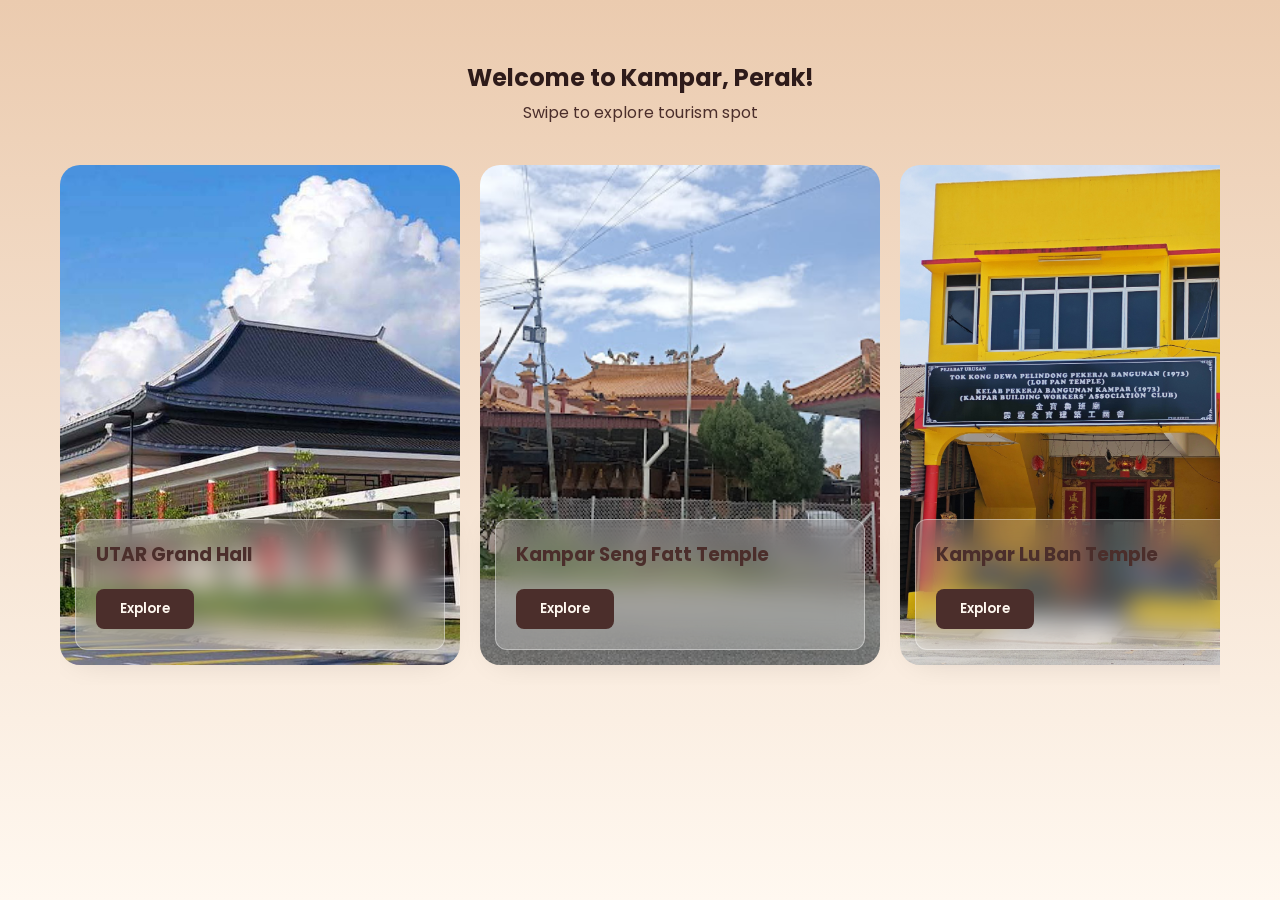
<file: index.html>
<!DOCTYPE html>
<html lang="en">
<head>
    <meta charset="UTF-8">
    <meta name="viewport" content="width=device-width, initial-scale=1.0">
    <title>Discover Kampar - Home</title>
    <link href="https://fonts.googleapis.com/css2?family=Poppins:wght@300;400;600;700&display=swap" rel="stylesheet">
    <link rel="stylesheet" href="style.css">
</head>
<body>

    <div id="app">
        <section id="home-view" class="view active">
            <header class="main-header">
                <h1>Welcome to Kampar, Perak!</h1>
                <p>Swipe to explore tourism spot</p>
            </header>

            <div class="carousel">
                <div class="card" style="background-image: url('assets/places/utar_grand_hall.jpg');">
                    <div class="glass-panel card-content">
                        <h3>UTAR Grand Hall</h3>
                        <button class="btn primary-btn" onclick="window.location.href='places/utar_grand_hall.html'">Explore</button>
                    </div>
                </div>

                <div class="card" style="background-image: url('assets/places/kampar_seng_fatt_temple.jpg');">
                    <div class="glass-panel card-content">
                        <h3>Kampar Seng Fatt Temple</h3>
                        <button class="btn primary-btn" onclick="window.location.href='places/kampar_seng_fatt_temple.html'">Explore</button>
                    </div>
                </div>

                <div class="card" style="background-image: url('assets/places/kampar_lu_ban_temple.jpg');">
                    <div class="glass-panel card-content">
                        <h3>Kampar Lu Ban Temple</h3>
                        <button class="btn primary-btn" onclick="window.location.href='places/kampar_lu_ban_temple.html'">Explore</button>
                    </div>
                </div>

                <div class="card" style="background-image: url('assets/places/kampar_temple.jpg');">
                    <div class="glass-panel card-content">
                        <h3>Kampar Chinese Temple</h3>
                        <button class="btn primary-btn" onclick="window.location.href='places/kampar_chinese_temple.html'">Explore</button>
                    </div>
                </div>
            </div>
        </section>
    </div>

</body>
</html>
</file>
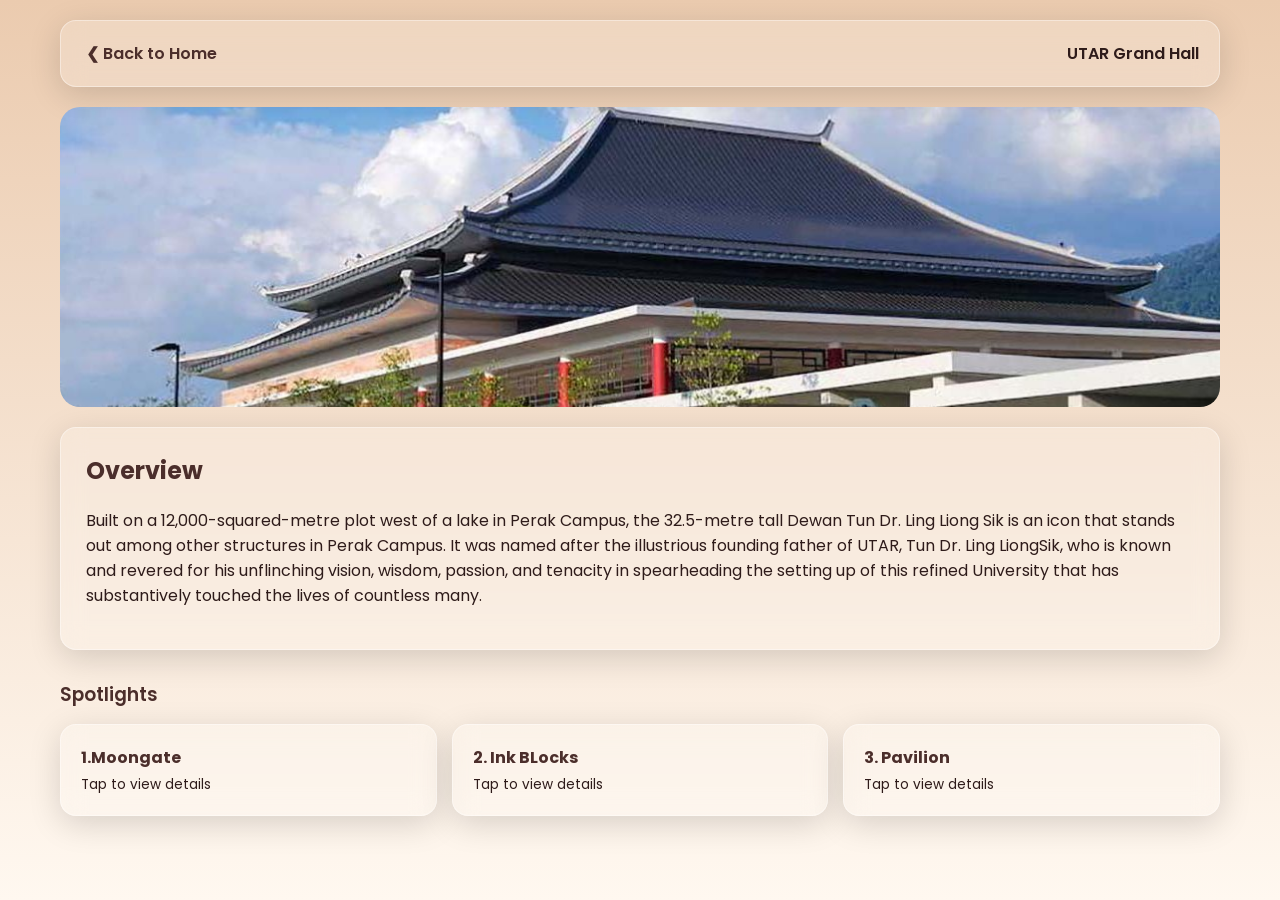
<file: places/utar_grand_hall.html>
<!DOCTYPE html>
<html lang="en">

<head>
    <meta charset="UTF-8">
    <meta name="viewport" content="width=device-width, initial-scale=1.0">
    <title>Discover Kampar - Place Overview</title>
    <link href="https://fonts.googleapis.com/css2?family=Poppins:wght@300;400;600;700&display=swap" rel="stylesheet">
    <link rel="stylesheet" href="../style.css">
</head>

<body>

    <div id="app">
        <section id="overview-view" class="view active">
            <nav class="top-nav glass-panel">
                <button class="btn text-btn" onclick="window.location.href='../index.html'">❮ Back to Home</button>
                <span class="nav-title">UTAR Grand Hall</span>
            </nav>

            <div class="content-wrapper">
                <div class="hero-image" style="background-image: url('../assets/places/utar_grand_hall.jpg');"></div>

                <div class="glass-panel summary-box">
                    <h2>Overview</h2>
                    <p>Built on a 12,000-squared-metre plot west of a lake in Perak Campus, the 32.5-metre tall Dewan
                        Tun Dr. Ling Liong Sik is an icon that stands out among other structures in Perak Campus. It was
                        named after the illustrious founding father of UTAR, Tun Dr. Ling LiongSik, who is known and
                        revered for his unflinching vision, wisdom, passion, and tenacity in spearheading the setting up
                        of this refined University that has substantively touched the lives of countless many.</p>
                </div>

                <h3 class="section-title">Spotlights</h3>
                <div class="spotlight-grid">
                    <div class="spotlight-item glass-panel"
                        onclick="window.location.href='../utar_grand_hall/moongate.html'">
                        <h4>1.Moongate</h4>
                        <p>Tap to view details</p>
                    </div>
                    <div class="spotlight-item glass-panel" onclick="window.location.href='../utar_grand_hall/inkblocks.html'">
                        <h4>2. Ink BLocks</h4>
                        <p>Tap to view details</p>
                    </div>
                    <div class="spotlight-item glass-panel" onclick="window.location.href='../utar_grand_hall/pavilion.html'">
                        <h4>3. Pavilion</h4>
                        <p>Tap to view details</p>
                    </div>
                </div>
            </div>
        </section>
    </div>

</body>

</html>
</file>
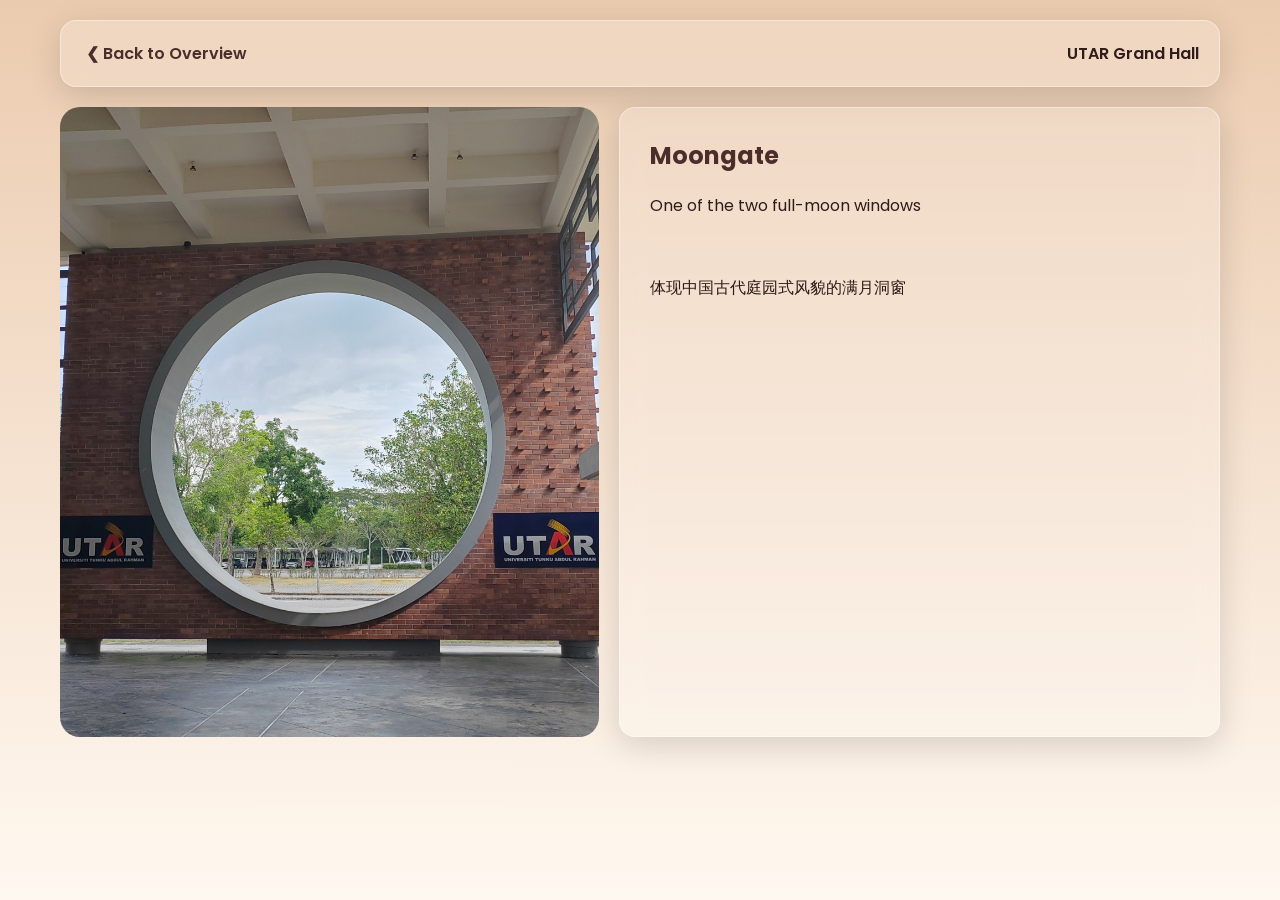
<file: utar_grand_hall/moongate.html>
<!DOCTYPE html>
<html lang="en">
<head>
    <meta charset="UTF-8">
    <meta name="viewport" content="width=device-width, initial-scale=1.0">
    <title>Discover Kampar - Spot Details</title>
    <link href="https://fonts.googleapis.com/css2?family=Poppins:wght@300;400;600;700&display=swap" rel="stylesheet">
    <link rel="stylesheet" href="../style.css">
</head>
<body>

    <div id="app">
        <section id="detail-view" class="view active">
            <nav class="top-nav glass-panel">
                <button class="btn text-btn" onclick="window.location.href='../places/utar_grand_hall.html'">❮ Back to Overview</button>
                <span class="nav-title">UTAR Grand Hall</span>
            </nav>

            <div class="split-layout">
                <div class="image-pane" style="background-image: url('../assets/utar_grand_hall/moongate.jpg');"></div>
                
                <div class="glass-panel text-pane scrollable">
                    <h2>Moongate</h2>
                    <p>One of the two full-moon windows</p>                    
                    <br>     
                    <p>体现中国古代庭园式风貌的满月洞窗</p>               
                </div>
            </div>
        </section>
    </div>

</body>
</html>
</file>
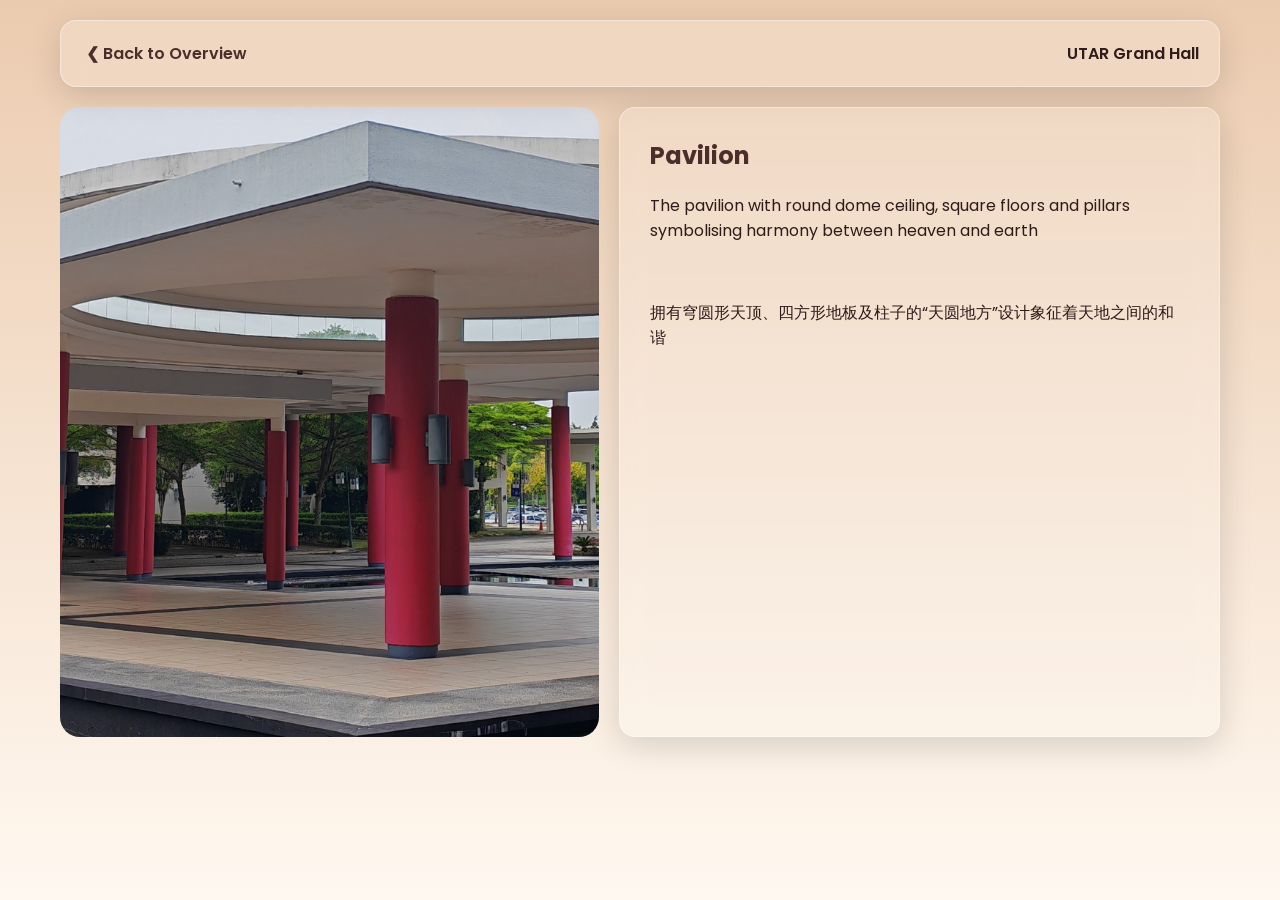
<file: utar_grand_hall/pavilion.html>
<!DOCTYPE html>
<html lang="en">

<head>
    <meta charset="UTF-8">
    <meta name="viewport" content="width=device-width, initial-scale=1.0">
    <title>Discover Kampar - Spot Details</title>
    <link href="https://fonts.googleapis.com/css2?family=Poppins:wght@300;400;600;700&display=swap" rel="stylesheet">
    <link rel="stylesheet" href="../style.css">
</head>

<body>

    <div id="app">
        <section id="detail-view" class="view active">
            <nav class="top-nav glass-panel">
                <button class="btn text-btn" onclick="window.location.href='../places/utar_grand_hall.html'">❮ Back to
                    Overview</button>
                <span class="nav-title">UTAR Grand Hall</span>
            </nav>

            <div class="split-layout">
                <div class="image-pane" style="background-image: url('../assets/utar_grand_hall/pavilion.jpg');"></div>

                <div class="glass-panel text-pane scrollable">
                    <h2>Pavilion</h2>
                    <p>The pavilion with round dome ceiling, square floors and pillars symbolising harmony between
                        heaven and earth</p>
                    <br>
                    <p>拥有穹圆形天顶、四方形地板及柱子的“天圆地方”设计象征着天地之间的和谐</p>
                </div>
            </div>
        </section>
    </div>

</body>

</html>
</file>
<file: style.css>
/* Color Palette & Variables */
:root {
    --cream: #FFF8F0;
    --beige: #ebcbaf;        
    --medium-brown: #8C5A3C;   
    --dark-brown: #4B2E2B;     
    --darker-brown: #36211F;   
    --caramel: #C08552;        
    --deep-brown: #2E1B1A;     
}

body {
    font-family: 'Poppins', sans-serif;
    margin: 0;
    padding: 0;
    /* A subtle gradient background makes the glassmorphism pop */
    background: linear-gradient(180deg, var(--beige), var(--cream));
    color: var(--deep-brown); 
    min-height: 100vh;
    overflow-x: hidden;
}

/* --- GLASSMORPHISM UTILITY --- */
.glass-panel {
    background: rgba(255, 255, 255, 0.2); 
    backdrop-filter: blur(12px);
    -webkit-backdrop-filter: blur(12px); /* For Safari */
    border: 1px solid rgba(255, 255, 255, 0.4);
    border-radius: 16px;
    box-shadow: 0 8px 32px rgba(0, 0, 0, 0.15); 
}

/* --- APP & VIEW LOGIC --- */
#app {
    width: 100%;
    max-width: 1200px;
    margin: 0 auto;
    padding: 20px;
    box-sizing: border-box;
}

.view {
    display: none; /* Hidden by default */
    animation: fadeIn 0.4s ease-out;
}

.view.active {
    display: block; /* Show active view */
}

@keyframes fadeIn {
    from { opacity: 0; transform: translateY(10px); }
    to { opacity: 1; transform: translateY(0); }
}

/* --- BUTTONS --- */
.btn {
    font-family: inherit;
    cursor: pointer;
    border: none;
    border-radius: 8px;
    transition: all 0.2s ease;
}

.primary-btn {
    background-color: var(--dark-brown);
    color: var(--cream);
    padding: 10px 24px;
    font-weight: 600;
    margin-top: 15px;
}

.primary-btn:hover {
    background-color: var(--darker-brown);
    transform: scale(1.05);
}

.text-btn {
    background: transparent;
    color: var(--dark-brown);
    font-size: 1rem;
    padding: 5px;
    font-weight: 600;
}

.text-btn:hover {
    color: var(--darker-brown);
}

/* --- VIEW 1: HOMEPAGE --- */
.main-header {
    text-align: center;
    margin: 40px 0;
}

.main-header h1 {
    color: var(--deep-brown);
    margin-bottom: 5px;
}

.main-header p {
    color: var(--dark-brown);
    margin-top: 0;
}

/* CSS-Only Carousel */
.carousel {
    display: flex;
    gap: 20px;
    overflow-x: auto;
    scroll-snap-type: x mandatory;
    padding-bottom: 20px;
    /* Hide scrollbar for clean look */
    -ms-overflow-style: none;
    scrollbar-width: none;
}
.carousel::-webkit-scrollbar { display: none; }

.card {
    flex: 0 0 80%; /* Takes up 80% of width, showing edges of next card */
    max-width: 400px;
    height: 500px;
    border-radius: 20px;
    scroll-snap-align: center;
    background-size: cover;
    background-position: center;
    position: relative;
    display: flex;
    align-items: flex-end; /* Push content to bottom */
}

.card-content {
    width: 100%;
    margin: 15px;
    padding: 20px;
    border-radius: 12px;
}

.card-content h3 { margin: 0 0 5px 0; color: var(--dark-brown); }
.card-content p { margin: 0; font-size: 0.9rem; color: var(--deep-brown); }

/* --- VIEW 2 & 3: SHARED ELEMENTS --- */
.top-nav {
    display: flex;
    align-items: center;
    justify-content: space-between;
    padding: 15px 20px;
    margin-bottom: 20px;
}

.nav-title {
    font-weight: 600;
    color: var(--deep-brown);
}

/* --- VIEW 2: OVERVIEW --- */
.hero-image {
    width: 100%;
    height: 300px;
    border-radius: 20px;
    background-size: cover;
    background-position: center;
    margin-bottom: 20px;
}

.summary-box {
    padding: 25px;
    margin-bottom: 30px;
}

.summary-box h2 { margin-top: 0; color: var(--dark-brown); }

.section-title {
    color: var(--dark-brown);
    margin-bottom: 15px;
    font-weight: 600;
}

.spotlight-grid {
    display: grid;
    grid-template-columns: repeat(auto-fit, minmax(250px, 1fr));
    gap: 15px;
}

.spotlight-item {
    padding: 20px;
    cursor: pointer;
    transition: transform 0.2s;
}

.spotlight-item:hover {
    transform: translateY(-5px);
    border-color: var(--dark-brown);
}

.spotlight-item h4 { margin: 0 0 5px 0; color: var(--dark-brown); }
.spotlight-item p { margin: 0; font-size: 0.85rem; color: var(--deep-brown); }

/* --- VIEW 3: DETAIL --- */
.split-layout {
    display: flex;
    gap: 20px;
    height: 70vh; /* Fill screen height minus nav */
}

.image-pane {
    flex: 1;
    border-radius: 20px;
    background-size: cover;
    background-position: center;
}

.text-pane {
    flex: 1;
    padding: 30px;
    overflow-y: auto; /* Make content scrollable */
}

.text-pane h2 { margin-top: 0; color: var(--dark-brown); }

/* Mobile Responsiveness */
@media (max-width: 768px) {
    .split-layout {
        flex-direction: column;
        height: auto;
    }
    .image-pane {
        height: 300px;
        flex: none;
    }
    .text-pane {
        max-height: 50vh;
    }
    .card {
        flex: 0 0 90%;
    }
}
</file>
